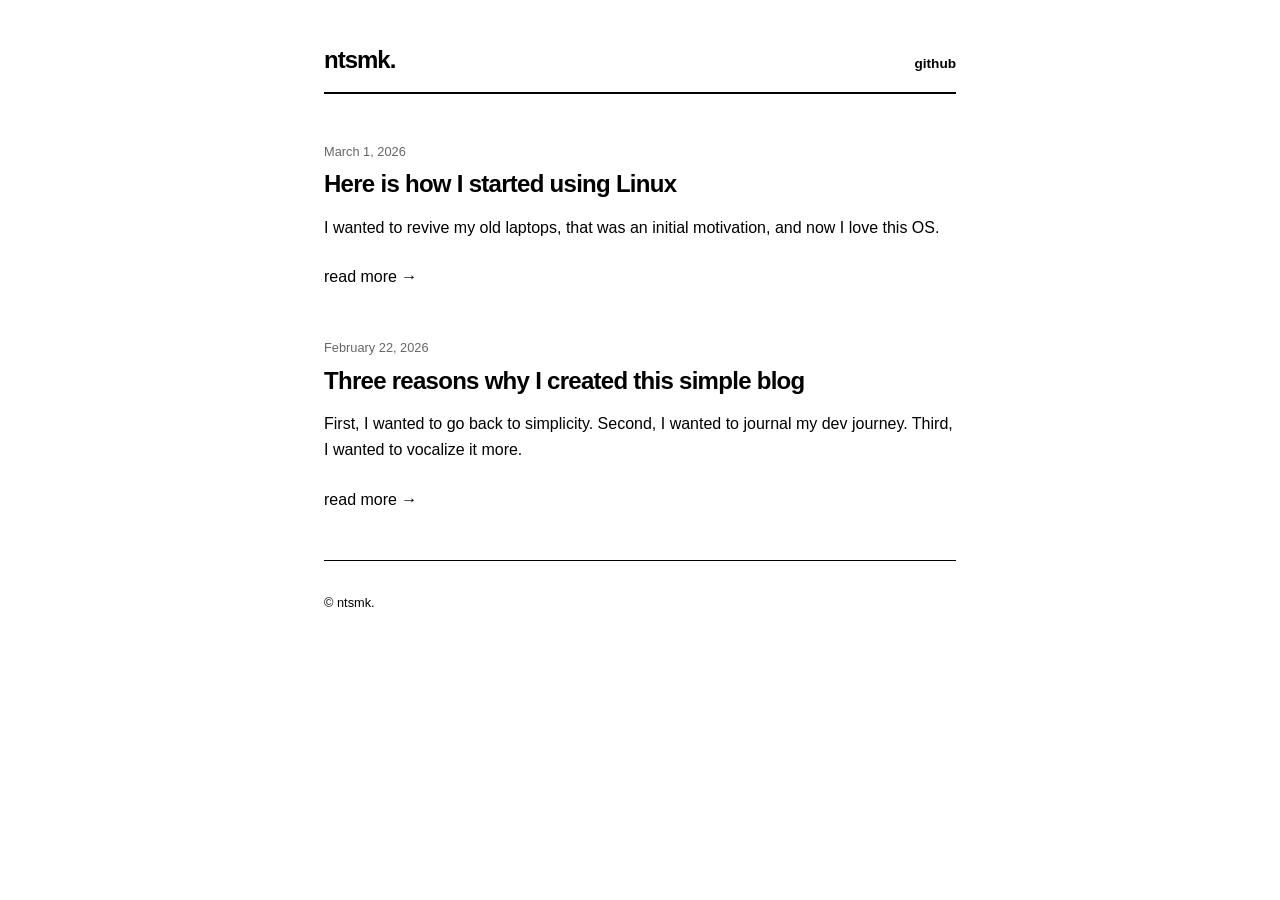
<file: index.html>
<!DOCTYPE html>
<html lang="en">
<head>
    <meta charset="UTF-8">
    <meta name="viewport" content="width=device-width, initial-scale=1.0">
    <title>ntsmk.</title>
    <meta name="description" content="The minimalist blog written by Natsumi Kosaka. Everything about technology.">
    <link rel="stylesheet" href="style.css">
</head>
<body>
    <div class="container">
        <header class="main-header">
            <h1 class="logo"> 
                <a href="/">ntsmk.</a>
            </h1>
            <nav>
                <a href="https://github.com/ntsmk/blog" target="_blank" rel="noopener">github</a>
            </nav>
        </header>

        <main>
            <article class="post">
                <span class="post-date">March 1, 2026</span>
                <h2 class="post-title">
                    <a href="posts/2026/how-i-started-linux.html">Here is how I started using Linux</a>
                </h2>
                <div class="post-content">
                    <p class="post-subtitle">I wanted to revive my old laptops, that was an initial motivation, and now I love this OS.</p>
                    <a href="posts/2026/how-i-started-linux.html" class="read-more">read more →</a>
                </div>
            </article>
            <article class="post">
                <span class="post-date">February 22, 2026</span>
                <h2 class="post-title">
                    <a href="posts/2026/reasons-for-this-blog.html">Three reasons why I created this simple blog</a>
                </h2>
                <div class="post-content">
                    <p class="post-subtitle">First, I wanted to go back to simplicity. Second, I wanted to journal my dev journey. Third, I wanted to vocalize it more.</p>
                    <a href="posts/2026/reasons-for-this-blog.html" class="read-more">read more →</a>
                </div>
            </article>

        </main>

        <footer>
            <p>&copy; ntsmk.</p>
        </footer>
    </div>
</body>
</html>
</file>
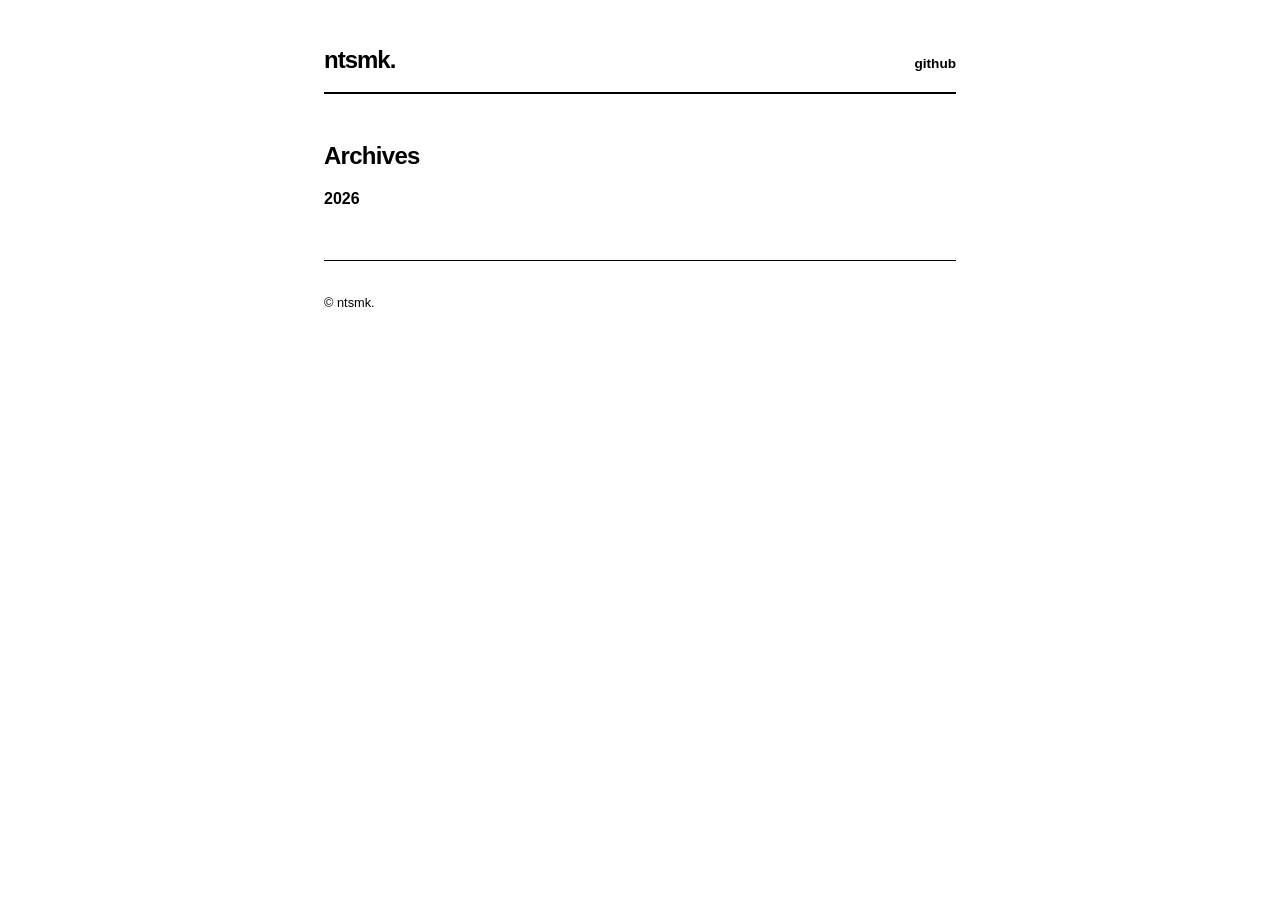
<file: posts/index.html>
<!DOCTYPE html>
<html lang="en">
<head>
    <meta charset="UTF-8">
    <meta name="viewport" content="width=device-width, initial-scale=1.0">
    <title>ntsmk.</title>
    <meta name="description" content="The minimalist blog written by Natsumi Kosaka. Everything about technology.">
    <link rel="stylesheet" href="/style.css">
</head>
<body>
    <div class="container">
        <header class="main-header">
            <h1 class="logo"> 
                <a href="/">ntsmk.</a>
            </h1>
            <nav>
                <a href="https://github.com/ntsmk/blog" target="_blank" rel="noopener">github</a>
            </nav>
        </header>

        <main>
            <h2>Archives</h2>
            <ul style="list-style: none; padding: 0;">
                <li style="margin-bottom: 0.3rem;">
                    <a href="/posts/2026/" style="font-weight: bold; text-decoration: none; color: #000;">2026</a>
                </li>
            </ul>
        </main>

        <footer>
            <p>&copy; ntsmk.</p>
        </footer>
    </div>
</body>
</html>
</file>
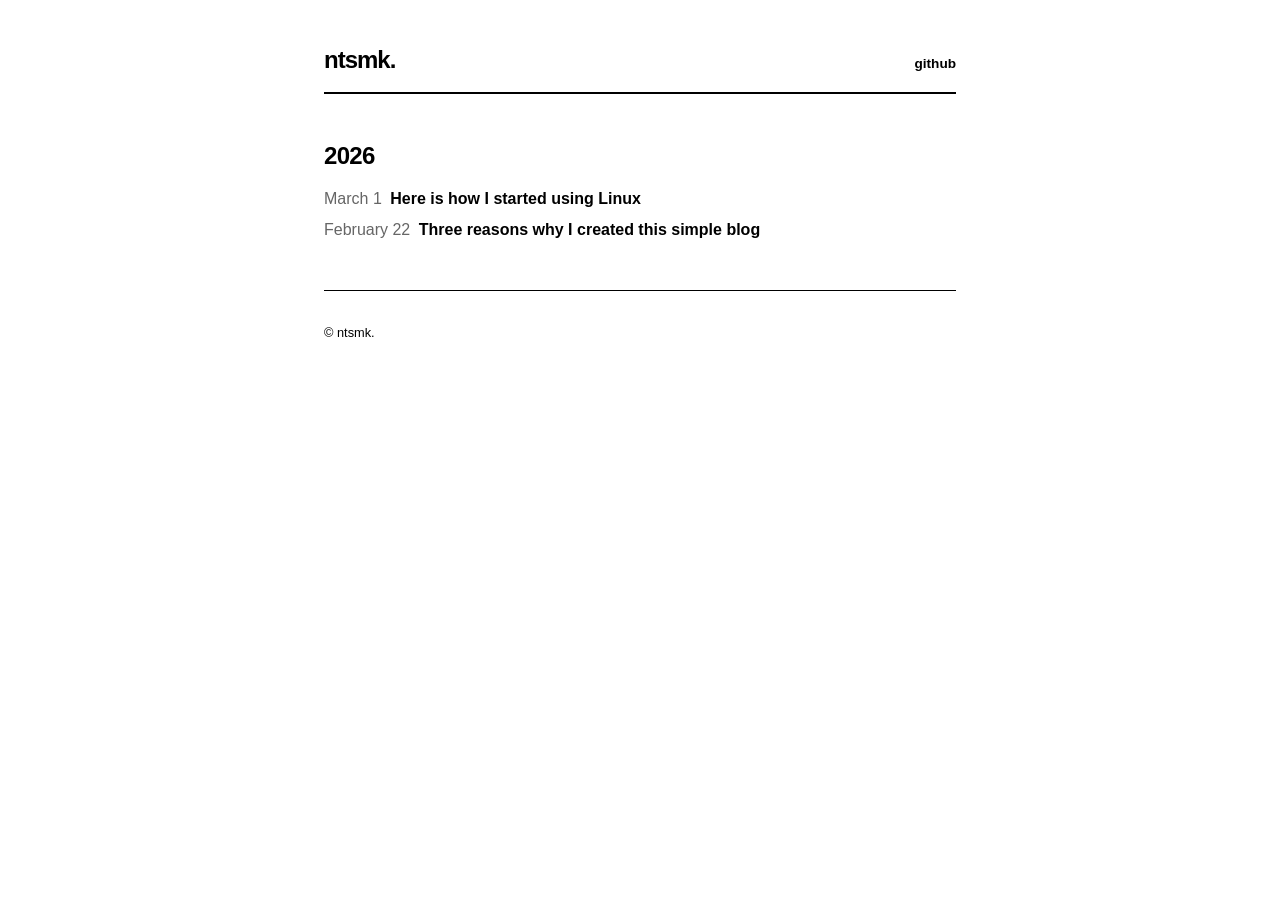
<file: posts/2026/index.html>
<!DOCTYPE html>
<html lang="en">
<head>
    <meta charset="UTF-8">
    <meta name="viewport" content="width=device-width, initial-scale=1.0">
    <title>ntsmk.</title>
    <meta name="description" content="The minimalist blog written by Natsumi Kosaka. Everything about technology.">
    <link rel="stylesheet" href="/style.css">
</head>
<body>
    <div class="container">
        <header class="main-header">
            <h1 class="logo"> 
                <a href="/">ntsmk.</a>
            </h1>
            <nav>
                <a href="https://github.com/ntsmk/blog" target="_blank" rel="noopener">github</a>
            </nav>
        </header>

        <main>
            <h2>2026</h2>
                <ul style="list-style: none; padding: 0;">
                    <li style="margin-bottom: 0.3rem;">
                        <time style="color: #666; margin-right: 0.25rem;">March 1</time>
                        <a href="/posts/2026/how-i-started-linux.html" style="font-weight: bold; text-decoration: none; color: #000;">Here is how I started using Linux</a>
                    </li>
                    <li style="margin-bottom: 0.3rem;">
                        <time style="color: #666; margin-right: 0.25rem;">February 22</time>
                        <a href="/posts/2026/reasons-for-this-blog.html" style="font-weight: bold; text-decoration: none; color: #000;">Three reasons why I created this simple blog</a>
                    </li>

              </ul>

        </main>

        <footer>
            <p>&copy; ntsmk.</p>
        </footer>
    </div>
</body>
</html>
</file>
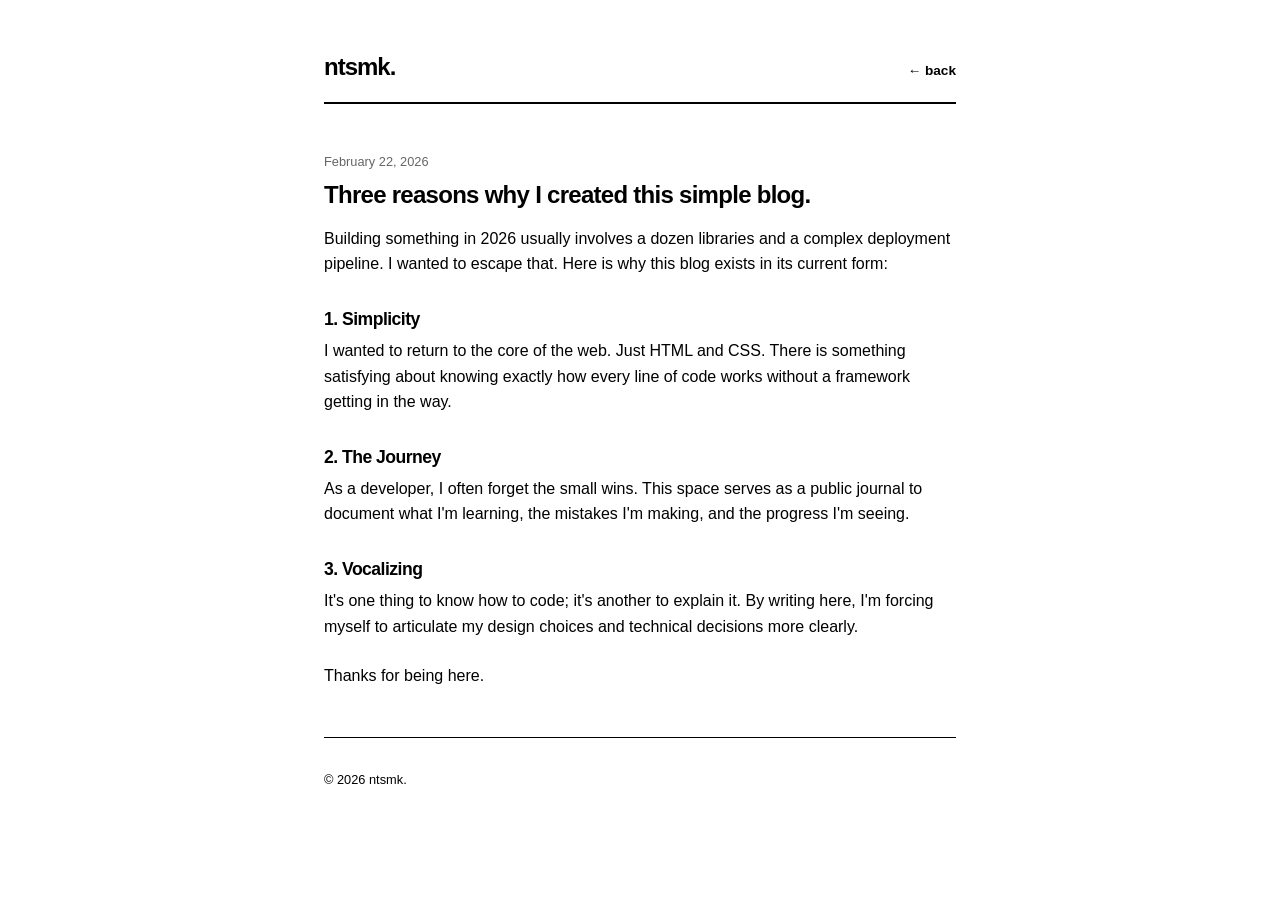
<file: reasons-for-this-blog.html>
<!DOCTYPE html>
<html lang="en">
<head>
    <meta charset="UTF-8">
    <meta name="viewport" content="width=device-width, initial-scale=1.0">
    <title>Three Reasons — ntsmk.</title>
    <link rel="stylesheet" href="style.css">
</head>
<body>

    <div class="container">
        <header class="main-header">
            <a href="index.html" class="logo">ntsmk.</a>
            <nav>
                <a href="index.html">← back</a>
            </nav>
        </header>

        <main>
            <article>
                <span class="post-date">February 22, 2026</span>
                <h2 class="post-title">Three reasons why I created this simple blog.</h2>
                
                <div class="post-full-content">
                    <p>Building something in 2026 usually involves a dozen libraries and a complex deployment pipeline. I wanted to escape that. Here is why this blog exists in its current form:</p>

                    <h3>1. Simplicity</h3>
                    <p>I wanted to return to the core of the web. Just HTML and CSS. There is something satisfying about knowing exactly how every line of code works without a framework getting in the way.</p>

                    <h3>2. The Journey</h3>
                    <p>As a developer, I often forget the small wins. This space serves as a public journal to document what I'm learning, the mistakes I'm making, and the progress I'm seeing.</p>

                    <h3>3. Vocalizing</h3>
                    <p>It's one thing to know how to code; it's another to explain it. By writing here, I'm forcing myself to articulate my design choices and technical decisions more clearly.</p>

                    <p>Thanks for being here.</p>
                </div>
            </article>
        </main>

        <footer>
            <p>&copy; 2026 ntsmk.</p>
        </footer>
    </div>

</body>
</html>
</file>
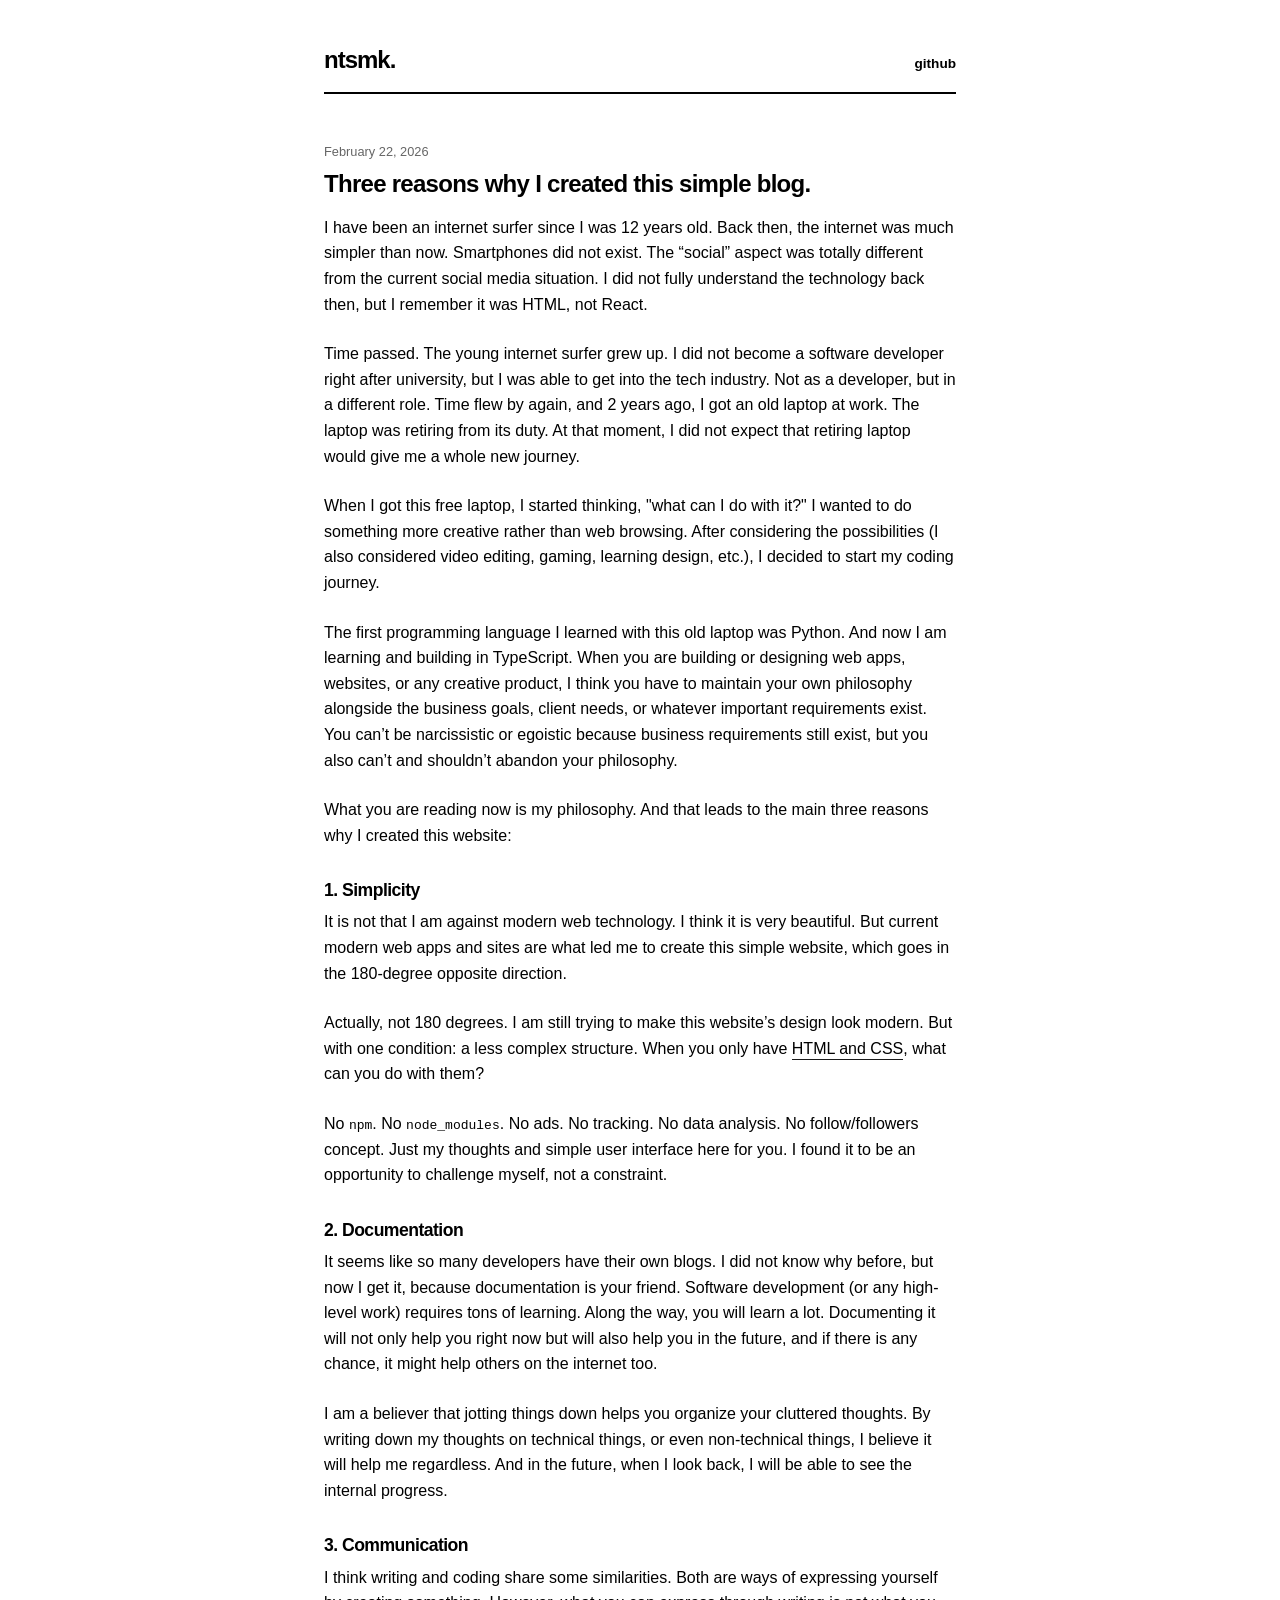
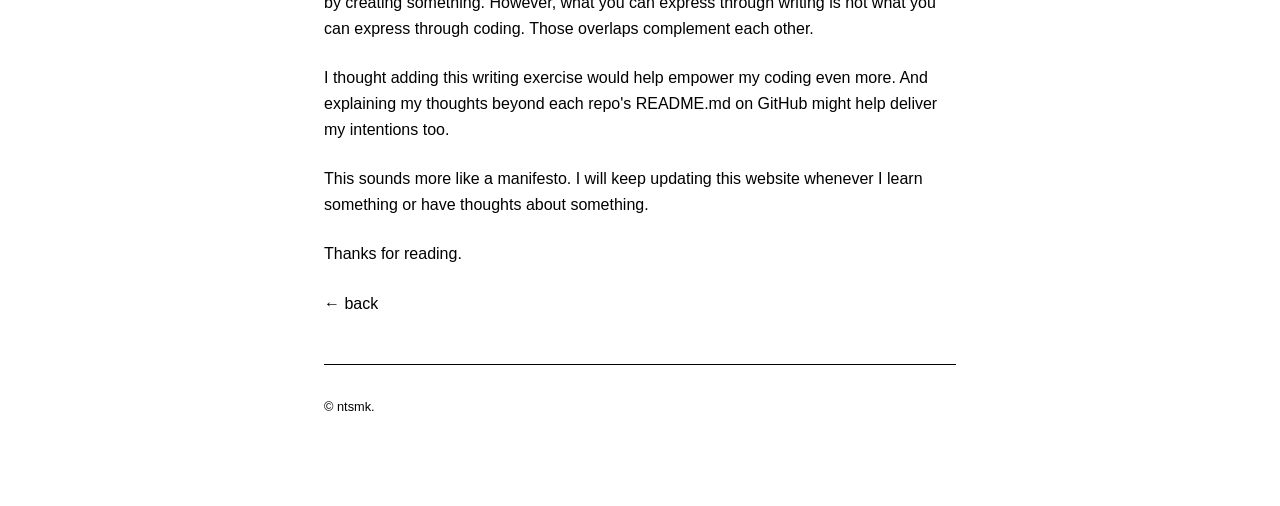
<file: posts/reasons-for-this-blog.html>
<!DOCTYPE html>
<html lang="en">
<head>
    <meta charset="UTF-8">
    <meta name="viewport" content="width=device-width, initial-scale=1.0">
    <title>Three Reasons — ntsmk.</title>
    <link rel="stylesheet" href="/style.css">
</head>
<body>
    <div class="container">
        <header class="main-header">
            <h1 class="logo"> 
                <a href="/">ntsmk.</a>
            </h1>
            <nav>
                <a href="https://github.com/ntsmk/blog" target="_blank" rel="noopener">github</a>
            </nav>
        </header>

        <main>
            <article>
                <span class="post-date">February 22, 2026</span>
                <h2 class="post-title">Three reasons why I created this simple blog.</h2>
                
                <div class="post-full-content">
                    <p>I have been an internet surfer since I was 12 years old. Back then, the internet was much simpler than now. Smartphones did not exist. The “social” aspect was totally different from the current social media situation. I did not fully understand the technology back then, but I remember it was HTML, not React.</p> 

                    <p>Time passed. The young internet surfer grew up. I did not become a software developer right after university, but I was able to get into the tech industry. Not as a developer, but in a different role. Time flew by again, and 2 years ago, I got an old laptop at work. The laptop was retiring from its duty. At that moment, I did not expect that retiring laptop would give me a whole new journey.</p> 

                    <p>When I got this free laptop, I started thinking, "what can I do with it?" I wanted to do something more creative rather than web browsing. After considering the possibilities (I also considered video editing, gaming, learning design, etc.), I decided to start my coding journey.</p> 

                    <p>The first programming language I learned with this old laptop was Python. And now I am learning and building in TypeScript. When you are building or designing web apps, websites, or any creative product, I think you have to maintain your own philosophy alongside the business goals, client needs, or whatever important requirements exist. You can’t be narcissistic or egoistic because business requirements still exist, but you also can’t and shouldn’t abandon your philosophy. </p>

                    <p>What you are reading now is my philosophy. And that leads to the main three reasons why I created this website:</p> 

                    <h3>1. Simplicity</h3> 
                    <p>It is not that I am against modern web technology. I think it is very beautiful. But current modern web apps and sites are what led me to create this simple website, which goes in the 180-degree opposite direction. </p>

                    <p>Actually, not 180 degrees. I am still trying to make this website’s design look modern. But with one condition: a less complex structure. When you only have <a href="https://github.com/ntsmk/blog" target="_blank" rel="noopener">HTML and CSS</a>, what can you do with them?</p>

                    <p>No <code>npm</code>. No <code>node_modules</code>. No ads. No tracking. No data analysis. No follow/followers concept. Just my thoughts and simple user interface here for you. I found it to be an opportunity to challenge myself, not a constraint. </p>

                    <h3>2. Documentation</h3> 
                    <p>It seems like so many developers have their own blogs. I did not know why before, but now I get it, because documentation is your friend. Software development (or any high-level work) requires tons of learning. Along the way, you will learn a lot. Documenting it will not only help you right now but will also help you in the future, and if there is any chance, it might help others on the internet too.</p> 

                    <p>I am a believer that jotting things down helps you organize your cluttered thoughts. By writing down my thoughts on technical things, or even non-technical things, I believe it will help me regardless. And in the future, when I look back, I will be able to see the internal progress.</p> 

                    <h3>3. Communication</h3> 
                    <p>I think writing and coding share some similarities. Both are ways of expressing yourself by creating something. However, what you can express through writing is not what you can express through coding. Those overlaps complement each other. </p>

                    <p>I thought adding this writing exercise would help empower my coding even more. And explaining my thoughts beyond each repo's README.md on GitHub might help deliver my intentions too.</p> 

                    <p>This sounds more like a manifesto. I will keep updating this website whenever I learn something or have thoughts about something.</p> 

                    <p>Thanks for reading.</p>

                    <p><a href="/" class="back-link">← back</a></p>
                </div>
            </article>
        </main>

        <footer>
            <p>&copy; ntsmk.</p>
        </footer>
    </div>
</body>
</html>
</file>
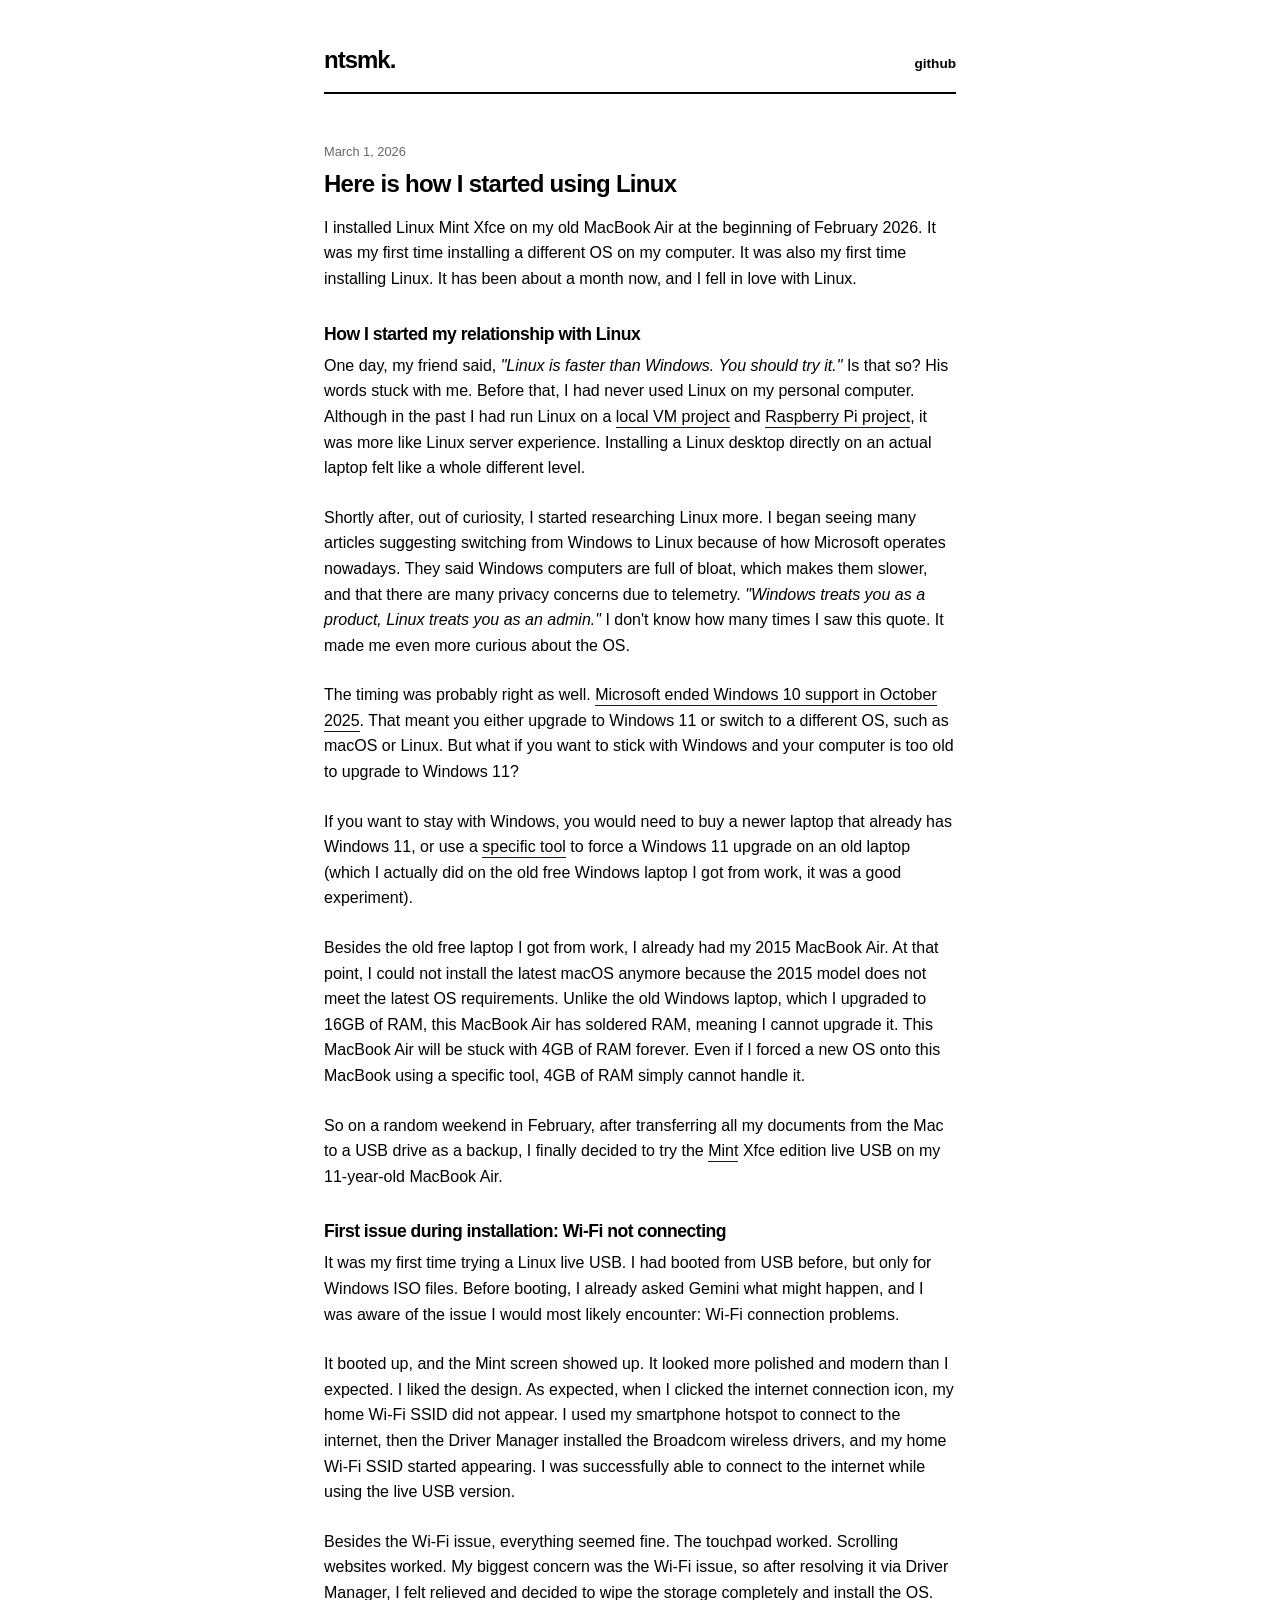
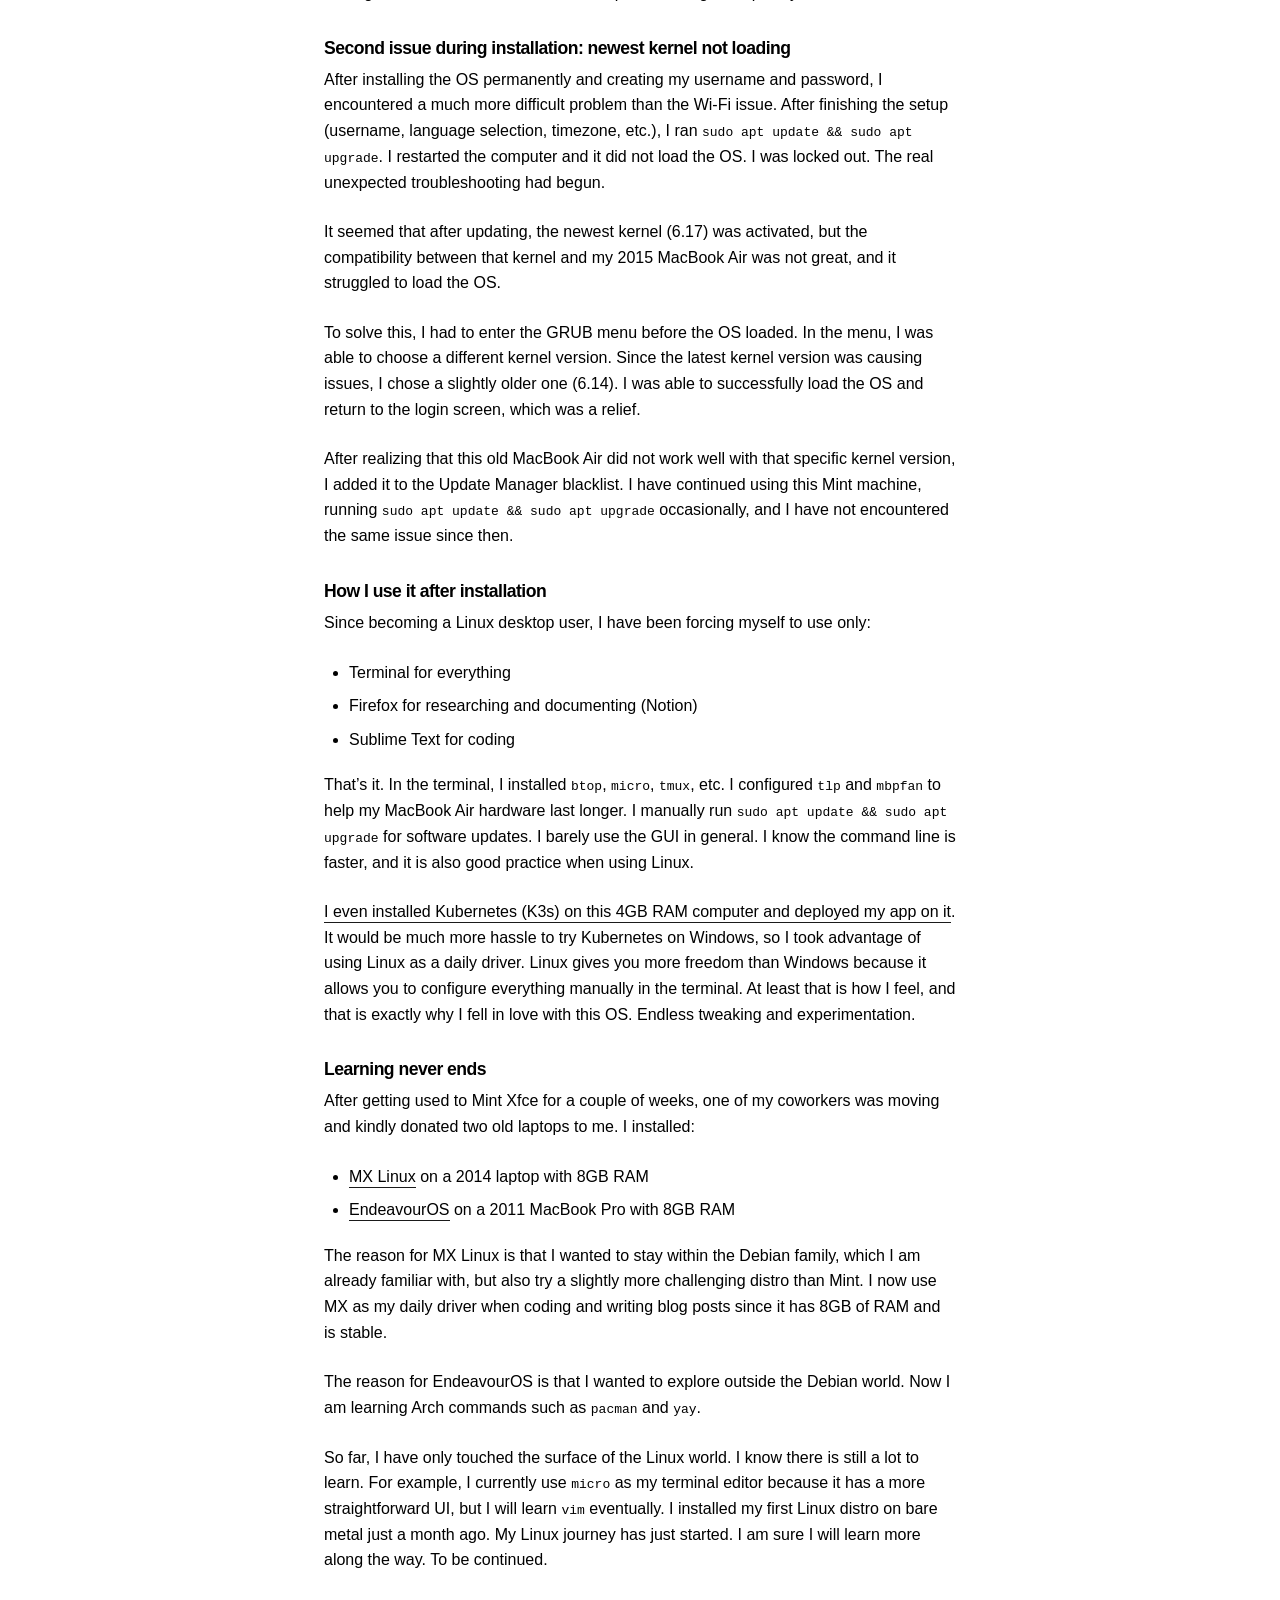
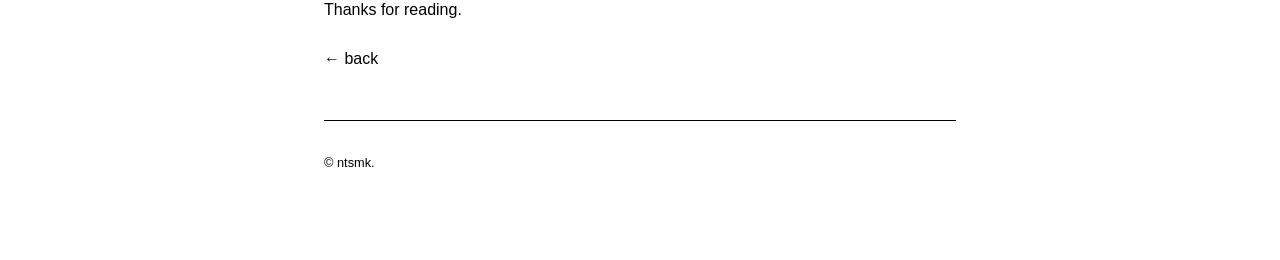
<file: posts/2026/how-i-started-linux.html>
<!DOCTYPE html>
<html lang="en">
<head>
    <meta charset="UTF-8">
    <meta name="viewport" content="width=device-width, initial-scale=1.0">
    <title>How I started using Linux — ntsmk.</title>
    <meta name="description" content="Here is how I started using Linux">
    <link rel="stylesheet" href="/style.css">
</head>
<body>
    <div class="container">
        <header class="main-header">
            <h1 class="logo"> 
                <a href="/">ntsmk.</a>
            </h1>
            <nav>
                <a href="https://github.com/ntsmk/blog" target="_blank" rel="noopener">github</a>
            </nav>
        </header>

        <main>
            <article>
                <span class="post-date">March 1, 2026</span>
                <h2 class="post-title">Here is how I started using Linux</h2>
                
                <div class="post-full-content">
                    <p>I installed Linux Mint Xfce on my old MacBook Air at the beginning of February 2026. It was my first time installing a different OS on my computer. It was also my first time installing Linux. It has been about a month now, and I fell in love with Linux.</p>

                    <h3>How I started my relationship with Linux</h3>

                    <p>One day, my friend said, <i>"Linux is faster than Windows. You should try it."</i> Is that so? His words stuck with me. Before that, I had never used Linux on my personal computer. Although in the past I had run Linux on a <a href="https://github.com/ntsmk/per-diem-reminder" target="_blank">local VM project</a> and <a href="https://github.com/ntsmk/security-system" target="_blank">Raspberry Pi project</a>, it was more like Linux server experience. Installing a Linux desktop directly on an actual laptop felt like a whole different level.</p> 

                    <p>Shortly after, out of curiosity, I started researching Linux more. I began seeing many articles suggesting switching from Windows to Linux because of how Microsoft operates nowadays. They said Windows computers are full of bloat, which makes them slower, and that there are many privacy concerns due to telemetry. <i>"Windows treats you as a product, Linux treats you as an admin."</i> I don't know how many times I saw this quote. It made me even more curious about the OS.</p>

                    <p>The timing was probably right as well. <a href="https://support.microsoft.com/en-us/windows/windows-10-support-has-ended-on-october-14-2025-2ca8b313-1946-43d3-b55c-2b95b107f281" target="_blank">Microsoft ended Windows 10 support in October 2025</a>. That meant you either upgrade to Windows 11 or switch to a different OS, such as macOS or Linux. But what if you want to stick with Windows and your computer is too old to upgrade to Windows 11?</p> 

                    <p>If you want to stay with Windows, you would need to buy a newer laptop that already has Windows 11, or use a <a href="https://github.com/builtbybel/FlyOOBE" target="_blank">specific tool</a> to force a Windows 11 upgrade on an old laptop (which I actually did on the old free Windows laptop I got from work, it was a good experiment).</p>

                    <p>Besides the old free laptop I got from work, I already had my 2015 MacBook Air. At that point, I could not install the latest macOS anymore because the 2015 model does not meet the latest OS requirements. Unlike the old Windows laptop, which I upgraded to 16GB of RAM, this MacBook Air has soldered RAM, meaning I cannot upgrade it. This MacBook Air will be stuck with 4GB of RAM forever. Even if I forced a new OS onto this MacBook using a specific tool, 4GB of RAM simply cannot handle it.</p>

                    <p>So on a random weekend in February, after transferring all my documents from the Mac to a USB drive as a backup, I finally decided to try the <a href="https://linuxmint.com/" target="_blank">Mint</a> Xfce edition live USB on my 11-year-old MacBook Air.</p>

                    <h3>First issue during installation: Wi-Fi not connecting</h3>

                    <p>It was my first time trying a Linux live USB. I had booted from USB before, but only for Windows ISO files. Before booting, I already asked Gemini what might happen, and I was aware of the issue I would most likely encounter: Wi-Fi connection problems.</p>

                    <p>It booted up, and the Mint screen showed up. It looked more polished and modern than I expected. I liked the design. As expected, when I clicked the internet connection icon, my home Wi-Fi SSID did not appear. I used my smartphone hotspot to connect to the internet, then the Driver Manager installed the Broadcom wireless drivers, and my home Wi-Fi SSID started appearing. I was successfully able to connect to the internet while using the live USB version.</p>

                    <p>Besides the Wi-Fi issue, everything seemed fine. The touchpad worked. Scrolling websites worked. My biggest concern was the Wi-Fi issue, so after resolving it via Driver Manager, I felt relieved and decided to wipe the storage completely and install the OS.</p>

                    <h3>Second issue during installation: newest kernel not loading</h3>

                    <p>After installing the OS permanently and creating my username and password, I encountered a much more difficult problem than the Wi-Fi issue. After finishing the setup (username, language selection, timezone, etc.), I ran <code>sudo apt update && sudo apt upgrade</code>. I restarted the computer and it did not load the OS. I was locked out. The real unexpected troubleshooting had begun.</p>

                    <p>It seemed that after updating, the newest kernel (6.17) was activated, but the compatibility between that kernel and my 2015 MacBook Air was not great, and it struggled to load the OS.</p>

                    <p>To solve this, I had to enter the GRUB menu before the OS loaded. In the menu, I was able to choose a different kernel version. Since the latest kernel version was causing issues, I chose a slightly older one (6.14). I was able to successfully load the OS and return to the login screen, which was a relief.</p>

                    <p>After realizing that this old MacBook Air did not work well with that specific kernel version, I added it to the Update Manager blacklist. I have continued using this Mint machine, running <code>sudo apt update && sudo apt upgrade</code> occasionally, and I have not encountered the same issue since then.</p>

                    <h3>How I use it after installation</h3>

                    <p>Since becoming a Linux desktop user, I have been forcing myself to use only:</p>

                    <ul class="custom-list">
                        <li>Terminal for everything</li>
                        <li>Firefox for researching and documenting (Notion)</li>
                        <li>Sublime Text for coding</li>
                    </ul>

                    <p>That’s it. In the terminal, I installed <code>btop</code>, <code>micro</code>, <code>tmux</code>, etc. I configured <code>tlp</code> and <code>mbpfan</code> to help my MacBook Air hardware last longer. I manually run <code>sudo apt update && sudo apt upgrade</code> for software updates. I barely use the GUI in general. I know the command line is faster, and it is also good practice when using Linux.</p>

                    <p><a href="https://github.com/ntsmk/chatbot-for-internal-member?tab=readme-ov-file#the-challenge-4gb-ram-constraints" target="_blank">I even installed Kubernetes (K3s) on this 4GB RAM computer and deployed my app on it</a>. It would be much more hassle to try Kubernetes on Windows, so I took advantage of using Linux as a daily driver. Linux gives you more freedom than Windows because it allows you to configure everything manually in the terminal. At least that is how I feel, and that is exactly why I fell in love with this OS. Endless tweaking and experimentation.</p>

                    <h3>Learning never ends</h3>

                    <p>After getting used to Mint Xfce for a couple of weeks, one of my coworkers was moving and kindly donated two old laptops to me. I installed:</p>

                    <ul class="custom-list">
                        <li><a href="https://mxlinux.org/" target="_blank">MX Linux</a> on a 2014 laptop with 8GB RAM</li>
                        <li><a href="https://endeavouros.com/">EndeavourOS</a> on a 2011 MacBook Pro with 8GB RAM</li>
                    </ul>

                    <p>The reason for MX Linux is that I wanted to stay within the Debian family, which I am already familiar with, but also try a slightly more challenging distro than Mint. I now use MX as my daily driver when coding and writing blog posts since it has 8GB of RAM and is stable.</p>

                    <p>The reason for EndeavourOS is that I wanted to explore outside the Debian world. Now I am learning Arch commands such as <code>pacman</code> and <code>yay</code>.</p>

                    <p>So far, I have only touched the surface of the Linux world. I know there is still a lot to learn. For example, I currently use <code>micro</code> as my terminal editor because it has a more straightforward UI, but I will learn <code>vim</code> eventually. I installed my first Linux distro on bare metal just a month ago. My Linux journey has just started. I am sure I will learn more along the way. To be continued.</p>


                    <p>Thanks for reading.</p>

                    <p><a href="/" class="back-link">← back</a></p>
                </div>
            </article>
        </main>

        <footer>
            <p>&copy; ntsmk.</p>
        </footer>
    </div>
</body>
</html>
</file>
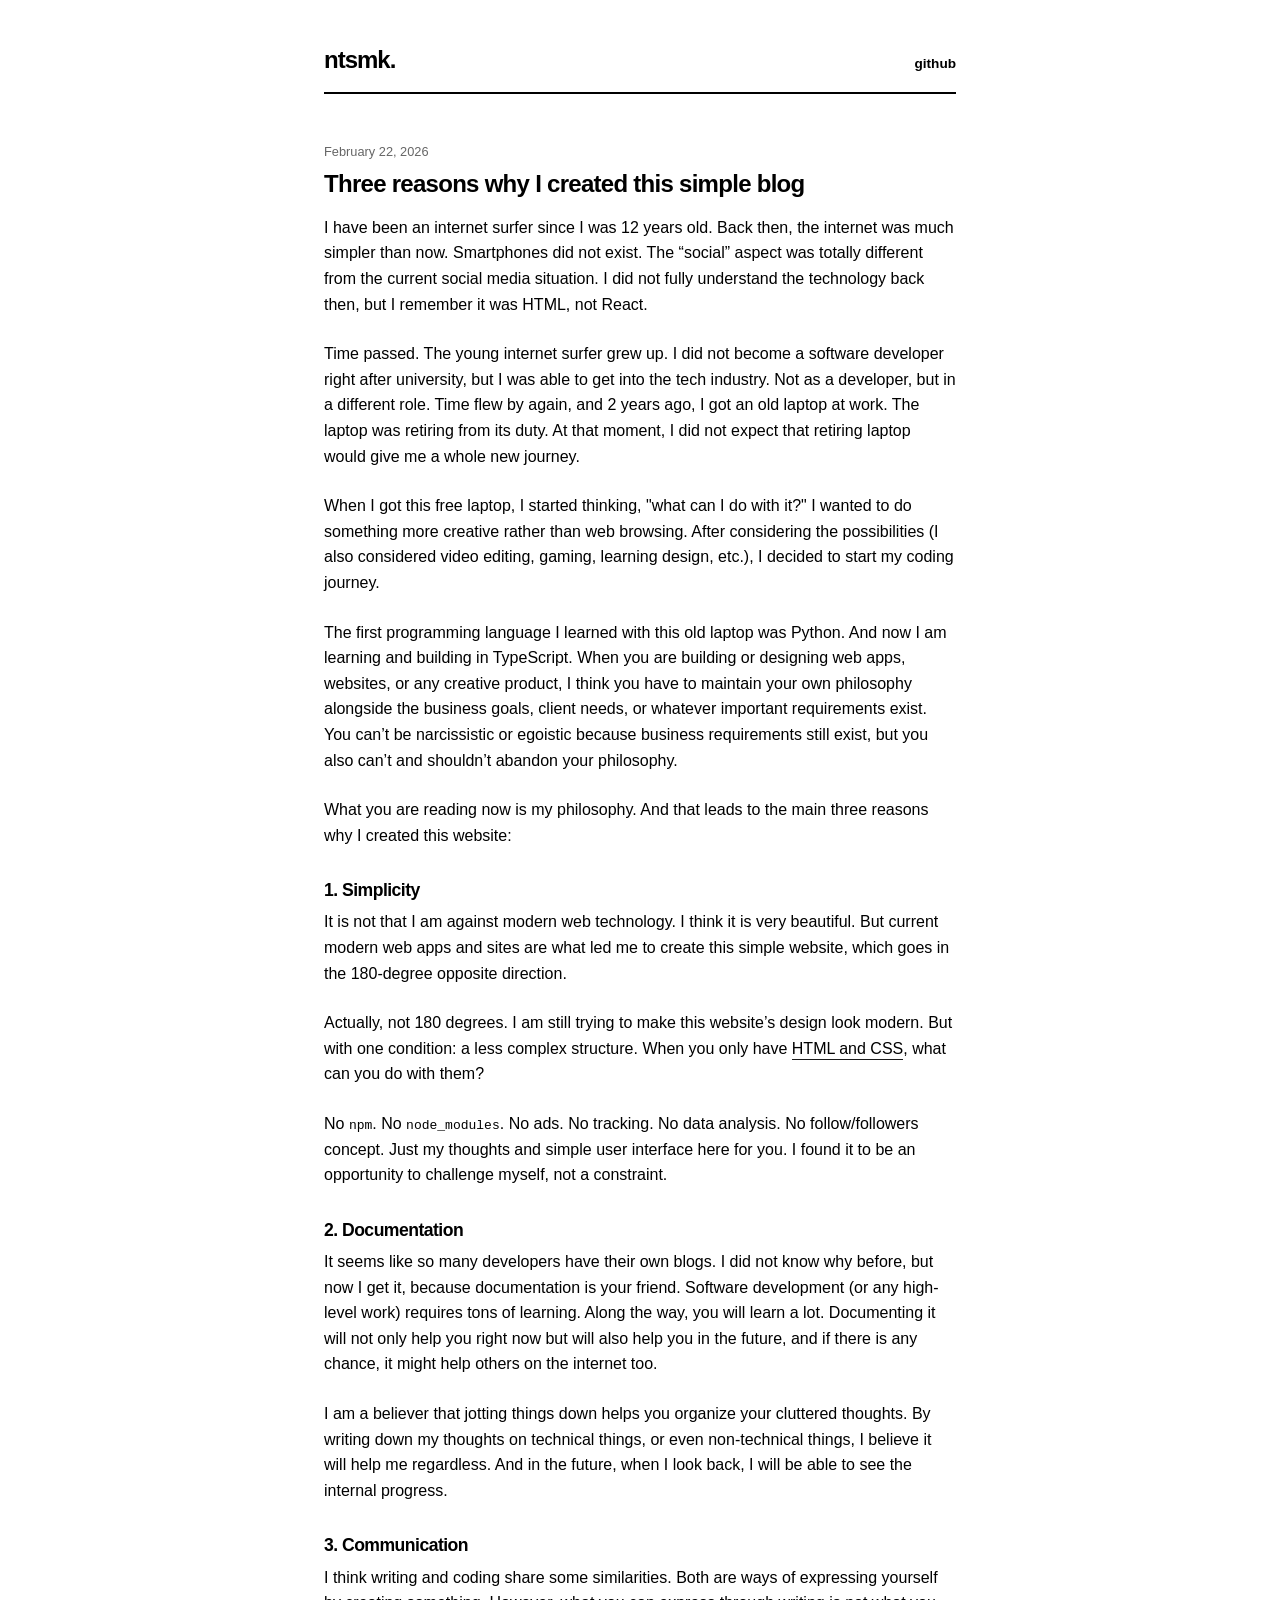
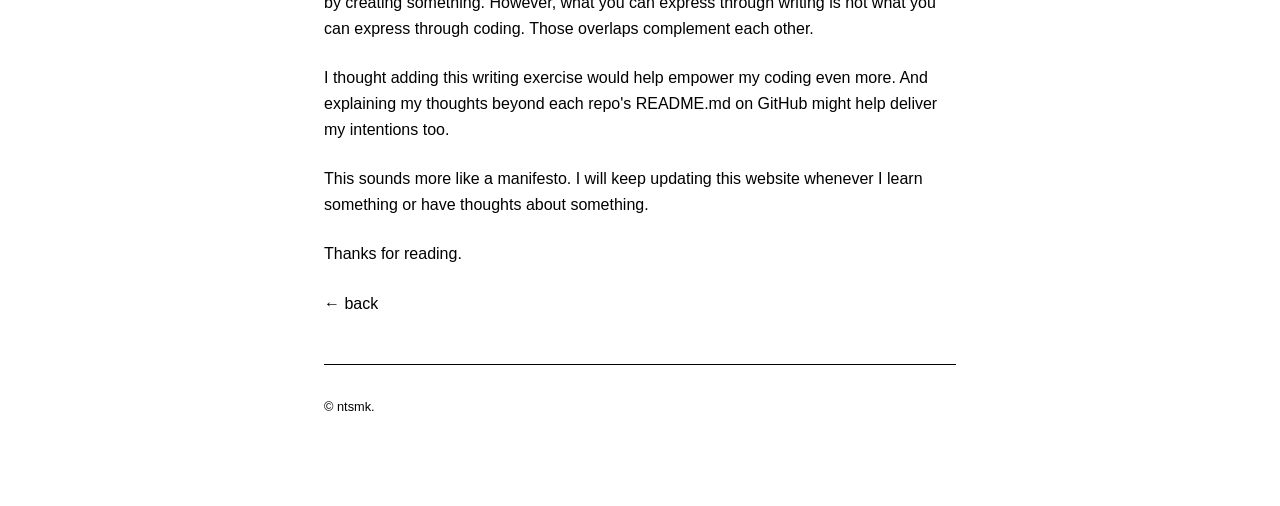
<file: posts/2026/reasons-for-this-blog.html>
<!DOCTYPE html>
<html lang="en">
<head>
    <meta charset="UTF-8">
    <meta name="viewport" content="width=device-width, initial-scale=1.0">
    <title>Three Reasons — ntsmk.</title>
    <meta name="description" content="Three reasons why I created this simple blog.">
    <link rel="stylesheet" href="/style.css">
</head>
<body>
    <div class="container">
        <header class="main-header">
            <h1 class="logo"> 
                <a href="/">ntsmk.</a>
            </h1>
            <nav>
                <a href="https://github.com/ntsmk/blog" target="_blank" rel="noopener">github</a>
            </nav>
        </header>

        <main>
            <article>
                <span class="post-date">February 22, 2026</span>
                <h2 class="post-title">Three reasons why I created this simple blog</h2>
                
                <div class="post-full-content">
                    <p>I have been an internet surfer since I was 12 years old. Back then, the internet was much simpler than now. Smartphones did not exist. The “social” aspect was totally different from the current social media situation. I did not fully understand the technology back then, but I remember it was HTML, not React.</p> 

                    <p>Time passed. The young internet surfer grew up. I did not become a software developer right after university, but I was able to get into the tech industry. Not as a developer, but in a different role. Time flew by again, and 2 years ago, I got an old laptop at work. The laptop was retiring from its duty. At that moment, I did not expect that retiring laptop would give me a whole new journey.</p> 

                    <p>When I got this free laptop, I started thinking, "what can I do with it?" I wanted to do something more creative rather than web browsing. After considering the possibilities (I also considered video editing, gaming, learning design, etc.), I decided to start my coding journey.</p> 

                    <p>The first programming language I learned with this old laptop was Python. And now I am learning and building in TypeScript. When you are building or designing web apps, websites, or any creative product, I think you have to maintain your own philosophy alongside the business goals, client needs, or whatever important requirements exist. You can’t be narcissistic or egoistic because business requirements still exist, but you also can’t and shouldn’t abandon your philosophy. </p>

                    <p>What you are reading now is my philosophy. And that leads to the main three reasons why I created this website:</p> 

                    <h3>1. Simplicity</h3> 
                    <p>It is not that I am against modern web technology. I think it is very beautiful. But current modern web apps and sites are what led me to create this simple website, which goes in the 180-degree opposite direction. </p>

                    <p>Actually, not 180 degrees. I am still trying to make this website’s design look modern. But with one condition: a less complex structure. When you only have <a href="https://github.com/ntsmk/blog" target="_blank" rel="noopener">HTML and CSS</a>, what can you do with them?</p>

                    <p>No <code>npm</code>. No <code>node_modules</code>. No ads. No tracking. No data analysis. No follow/followers concept. Just my thoughts and simple user interface here for you. I found it to be an opportunity to challenge myself, not a constraint. </p>

                    <h3>2. Documentation</h3> 
                    <p>It seems like so many developers have their own blogs. I did not know why before, but now I get it, because documentation is your friend. Software development (or any high-level work) requires tons of learning. Along the way, you will learn a lot. Documenting it will not only help you right now but will also help you in the future, and if there is any chance, it might help others on the internet too.</p> 

                    <p>I am a believer that jotting things down helps you organize your cluttered thoughts. By writing down my thoughts on technical things, or even non-technical things, I believe it will help me regardless. And in the future, when I look back, I will be able to see the internal progress.</p> 

                    <h3>3. Communication</h3> 
                    <p>I think writing and coding share some similarities. Both are ways of expressing yourself by creating something. However, what you can express through writing is not what you can express through coding. Those overlaps complement each other. </p>

                    <p>I thought adding this writing exercise would help empower my coding even more. And explaining my thoughts beyond each repo's README.md on GitHub might help deliver my intentions too.</p> 

                    <p>This sounds more like a manifesto. I will keep updating this website whenever I learn something or have thoughts about something.</p> 

                    <p>Thanks for reading.</p>

                    <p><a href="/" class="back-link">← back</a></p>
                </div>
            </article>
        </main>

        <footer>
            <p>&copy; ntsmk.</p>
        </footer>
    </div>
</body>
</html>
</file>
<file: style.css>
/* 1. Global Reset & Layout */
* { 
    margin: 0; 
    padding: 0; 
    box-sizing: border-box; 
}

body {
    font-family: -apple-system, BlinkMacSystemFont, "Segoe UI", Helvetica, Arial, sans-serif;
    line-height: 1.6;
    color: #000;
    background-color: #fff;
    padding: 0 1.5rem;   /* Side padding for mobile */
    max-width: 680px;
    margin: 0 auto;
}

/* 2. Typography (The "Quiet" Settings) */
h1, h2, h3 {
    text-transform: none;
    font-weight: 700;
    letter-spacing: -0.03em;
    line-height: 1.2;
}

h1 { font-size: 2rem; margin-bottom: 2rem; }
h2 { font-size: 1.5rem; margin-bottom: 1rem; }
h3 { font-size: 1.1rem; margin: 2rem 0 0.5rem; }

p { margin-bottom: 1.5rem; }

a { 
    color: #000; 
    text-decoration: none; 
    transition: opacity 0.2s;
}

a:hover { opacity: 0.6; }

/* 3. Header & Navigation */
.main-header {
    display: flex;
    justify-content: space-between;
    align-items: baseline;
    padding: 3rem 0 1rem;
    border-bottom: 2px solid #000;
    margin-bottom: 3rem;
}

.main-header h1 {
    margin-bottom: 0; 
    line-height: 1;
}

.logo {
    font-size: 1.5rem;
    font-weight: 900;
    letter-spacing: -1px;
}

.main-header nav a {
    margin-left: 1.5rem;
    font-size: 0.85rem;
    font-weight: 600;
}

/* 4. Blog Posts */
.post { margin-bottom: 3rem; }

.post-date { 
    display: block;
    font-size: 0.8rem; 
    color: #666; 
    margin-bottom: 0.5rem; 
}

.post-image {
    width: 100%;
    height: auto;
    background: #f0f0f0; 
    margin: 2rem 0;
    border: 1px solid #000;
}

/* 1. Only underline links that ARE NOT the back-link */
.post-full-content a:not(.back-link) {
    text-decoration: none;
    color: inherit;
    border-bottom: 1px solid #1a1a1a;
    padding-bottom: 2px;
    transition: all 0.2s ease-in-out;
}

/* 2. Style for the back-link (No underline) */
.post-full-content a.back-link {
    text-decoration: none;
    border-bottom: none;
    color: inherit;
}

/* 3. Hover state for the underlined links */
.post-full-content a:not(.back-link):hover {
    color: #666;
    border-bottom-color: #666;
}

/* This ensures the list doesn't hug the left wall or the text below it */
.custom-list {
    margin-top: 10px;
    margin-bottom: 20px; /* This creates the "missing space" after the list */
    padding-left: 25px;  /* Adjust this to align the bullets horizontally */
    list-style-type: disc;
}

.custom-list li {
    margin-bottom: 8px;  /* Adds breathing room between each bullet point */
    line-height: 1.6;    /* Makes the text easier to read */
}

/* 5. Footer */
footer {
    margin-top: 3rem;
    font-size: 0.8rem;
    border-top: 1px solid #000;
    padding: 2rem 0 4rem;
}
</file>
